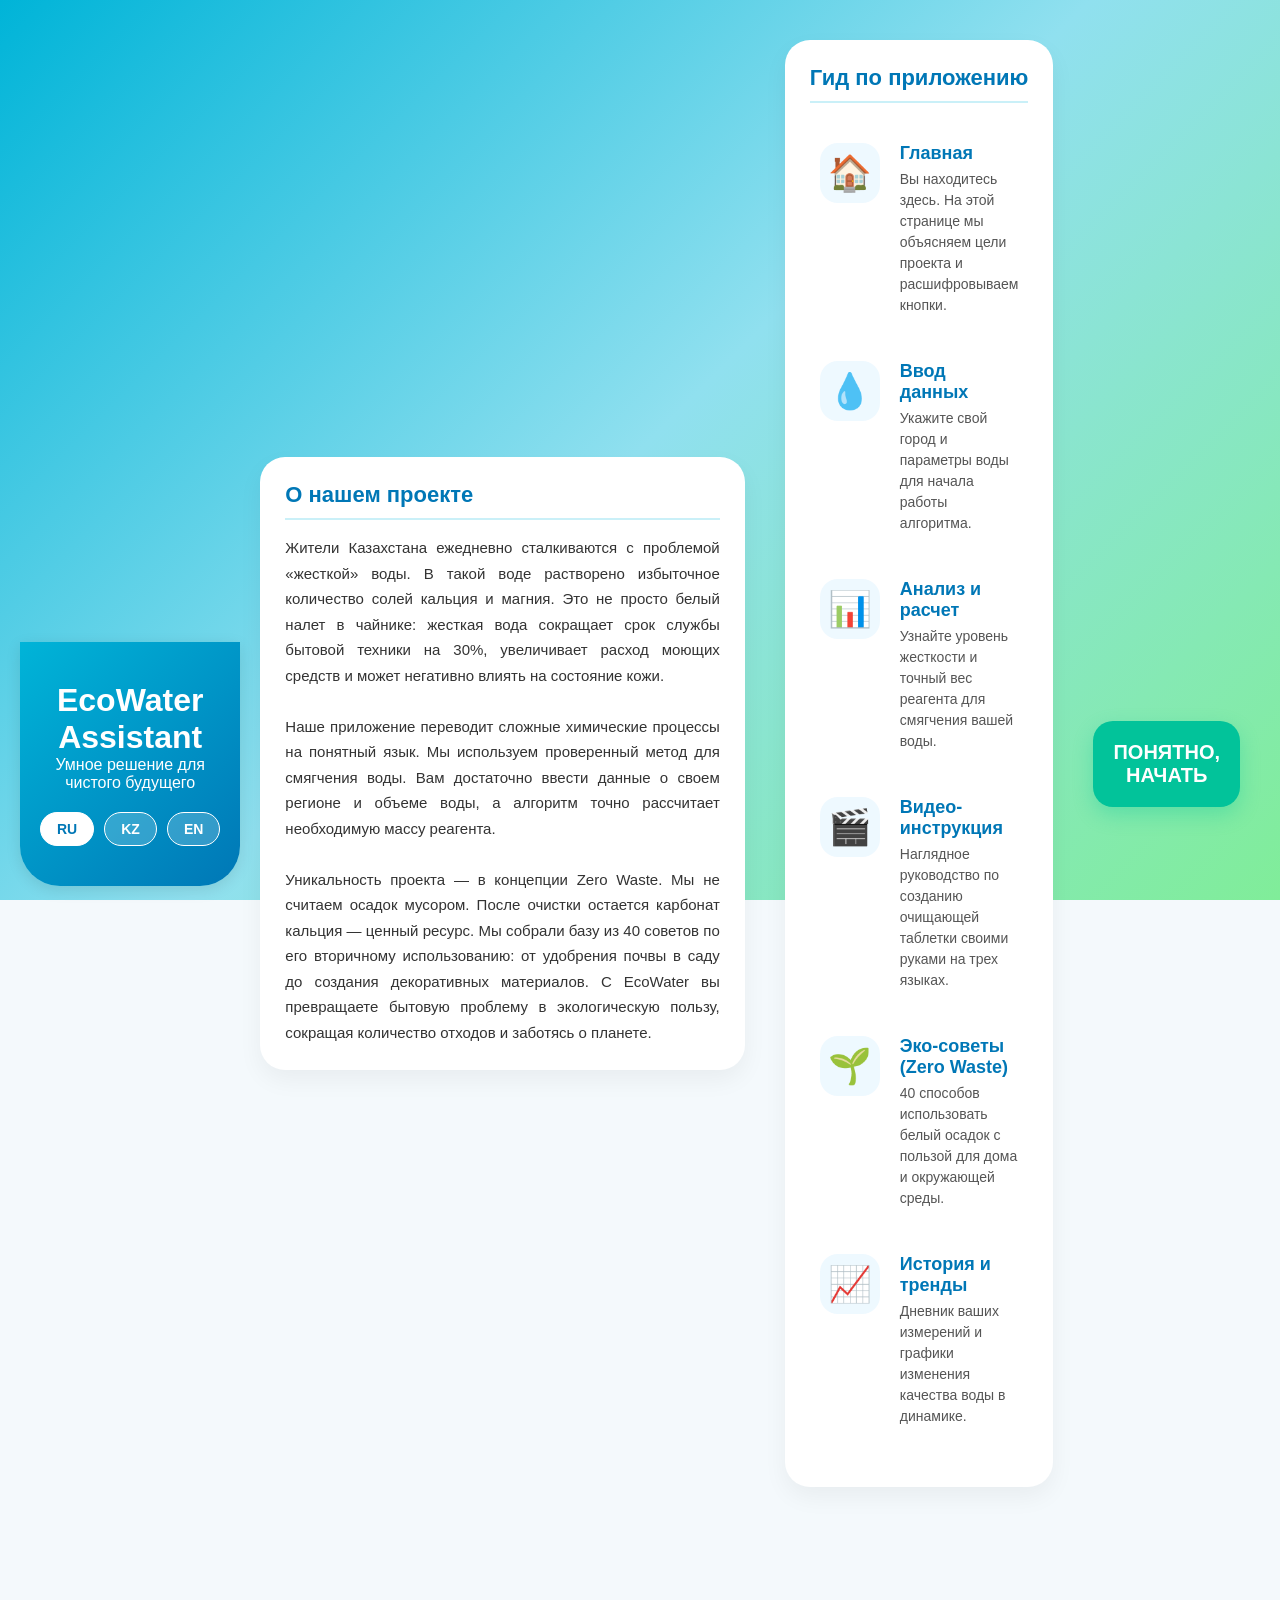
<file: index.html>
<!DOCTYPE html>
<html lang="ru">
<head>
    <meta charset="UTF-8">
    <meta name="viewport" content="width=device-width, initial-scale=1.0">
    <title>EcoWater Assistant - Главная</title><link rel="stylesheet" href="style2.css">
    <style>
        /* Дополнительные стили для главной страницы */
        body { background-color: #f4f9fc; margin: 0; padding-bottom: 120px; font-family: 'Segoe UI', Tahoma, Geneva, Verdana, sans-serif; }
        
        .welcome-header {
            background: linear-gradient(135deg, #00B4D8 0%, #0077B6 100%);
            color: white;
            padding: 40px 20px;
            text-align: center;
            border-radius: 0 0 40px 40px;
            box-shadow: 0 4px 15px rgba(0,0,0,0.1);
        }

        .language-picker {
            margin-top: 20px;
            display: flex;
            justify-content: center;
            gap: 10px;
        }

        .lang-btn {
            background: rgba(255, 255, 255, 0.2);
            border: 1px solid white;
            color: white;
            padding: 8px 16px;
            border-radius: 20px;
            cursor: pointer;
            font-size: 14px;
            transition: 0.3s;
        }

        .lang-btn.active { background: white; color: #0077B6; font-weight: bold; }

        .content-card {
            background: white;
            margin: 20px;
            padding: 25px;
            border-radius: 25px;
            box-shadow: 0 10px 25px rgba(0,0,0,0.05);
        }

        .section-title {
            color: #0077B6;
            font-size: 22px;
            margin-bottom: 15px;
            border-bottom: 2px solid #caf0f8;
            padding-bottom: 10px;
        }

        .main-description {
            line-height: 1.7;
            color: #333;
            font-size: 15px;
            text-align: justify;
        }

        .icon-legend { margin-top: 30px; }

        .legend-item {
            display: flex;
            align-items: flex-start;
            margin-bottom: 25px;
            padding: 10px;
            border-radius: 15px;
            transition: 0.2s;
        }

        .legend-item:hover { background: #f0f7f9; }

        .legend-icon {
            font-size: 35px;
            margin-right: 20px;
            min-width: 60px;
            height: 60px;
            background: #eef9ff;
            display: flex;
            align-items: center;
            justify-content: center;
            border-radius: 18px;
        }

        .legend-text b { display: block; color: #0077B6; font-size: 18px; margin-bottom: 5px; }
        .legend-text p { margin: 0; color: #555; font-size: 14px; line-height: 1.5; }

        .start-action-btn {
            display: block;
            margin: 20px;
            background: #02C39A;
            color: white;
            text-decoration: none;
            text-align: center;
            padding: 20px;
            border-radius: 20px;
            font-weight: bold;
            font-size: 20px;
            box-shadow: 0 8px 20px rgba(2, 195, 154, 0.3);
            transition: 0.3s;
        }

        .start-action-btn:active { transform: scale(0.98); }
    </style>
</head>
<body>

    <div class="welcome-header">
        <h1 id="txt-title">EcoWater Assistant</h1>
        <p id="txt-subtitle">Умное решение для чистого будущего</p>
        
        <div class="language-picker">
            <button class="lang-btn" onclick="changeAppLang('ru')" id="btn-ru">RU</button>
            <button class="lang-btn" onclick="changeAppLang('kz')" id="b-kz">KZ</button>
            <button class="lang-btn" onclick="changeAppLang('en')" id="b-en">EN</button>
        </div>
    </div>

    <div class="content-card">
        <h3 id="txt-about-title" class="section-title">О нашем проекте!</h3>
        <p id="txt-about-p" class="main-description">
            </p>
    </div>

    <div class="content-card">
        <h3 id="txt-guide-title" class="section-title">Гид по приложению</h3>
        
        <div class="icon-legend">
            <div class="legend-item">
                <div class="legend-icon">🏠</div>
                <div class="legend-text">
                    <b id="txt-i1-h">Главная</b>
                    <p id="txt-i1-p">Вы находитесь здесь. На этой странице мы объясняем цели проекта и расшифровываем кнопки.</p>
                </div>
            </div>

            <div class="legend-item">
                <div class="legend-icon">💧</div>
                <div class="legend-text">
                    <b id="txt-i2-h">Ввод данных</b>
                    <p id="txt-i2-p">Укажите свой город и параметры воды для начала работы алгоритма.</p>
                </div>
            </div>

            <div class="legend-item">
                <div class="legend-icon">📊</div>
                <div class="legend-text">
                    <b id="txt-i3-h">Анализ и расчет</b>
                    <p id="txt-i3-p">Узнайте уровень жесткости и точный вес реагента для смягчения вашей воды.</p>
                </div>
            </div>

            <div class="legend-item">
                <div class="legend-icon">🎬</div>
                <div class="legend-text">
                    <b id="txt-i-video-h">Видео-инструкция</b>
                    <p id="txt-i-video-p">Наглядное руководство по созданию очищающей таблетки своими руками на трех языках.</p>
                </div>
            </div>

            <div class="legend-item">
                <div class="legend-icon">🌱</div>
                <div class="legend-text">
                    <b id="txt-i4-h">Эко-советы (Zero Waste)</b>
                    <p id="txt-i4-p">40 способов использовать белый осадок с пользой для дома и окружающей среды.</p>
                </div>
            </div>

            <div class="legend-item">
                <div class="legend-icon">📈</div>
                <div class="legend-text">
                    <b id="txt-i5-h">История и тренды</b>
                    <p id="txt-i5-p">Ваш личный журнал водных измерений и графики изменения качества воды.</p>
                </div>
            </div>
        </div>
    </div>

    <a href="screen2.html" class="start-action-btn" id="txt-start-btn">ПОНЯТНО, НАЧАТЬ</a>

    <script>
        const localization = {
            ru: {
                title: "EcoWater Assistant",
                subtitle: "Умное решение для чистого будущего",
                aboutTitle: "О нашем проекте",
                aboutP: "Жители Казахстана ежедневно сталкиваются с проблемой «жесткой» воды. В такой воде растворено избыточное количество солей кальция и магния. Это не просто белый налет в чайнике: жесткая вода сокращает срок службы бытовой техники на 30%, увеличивает расход моющих средств и может негативно влиять на состояние кожи. <br><br> Наше приложение переводит сложные химические процессы на понятный язык. Мы используем проверенный метод для смягчения воды. Вам достаточно ввести данные о своем регионе и объеме воды, а алгоритм точно рассчитает необходимую массу реагента. <br><br> Уникальность проекта — в концепции Zero Waste. Мы не считаем осадок мусором. После очистки остается карбонат кальция — ценный ресурс. Мы собрали базу из 40 советов по его вторичному использованию: от удобрения почвы в саду до создания декоративных материалов. С EcoWater вы превращаете бытовую проблему в экологическую пользу, сокращая количество отходов и заботясь о планете.",
                guideTitle: "Гид по приложению",
                i1h: "Главная", i1p: "Вы находитесь здесь. На этой странице мы объясняем цели проекта и расшифровываем кнопки.",
                i2h: "Ввод данных", i2p: "Укажите свой город и параметры воды для начала работы алгоритма.",
                i3h: "Анализ и расчет", i3p: "Узнайте уровень жесткости и точный вес реагента для смягчения вашей воды.",
                ivh: "Видео-инструкция", ivp: "Наглядное руководство по созданию очищающей таблетки своими руками на трех языках.",
                i4h: "Эко-советы (Zero Waste)", i4p: "40 способов использовать белый осадок с пользой для дома и окружающей среды.",
                i5h: "История и тренды", i5p: "Дневник ваших измерений и графики изменения качества воды в динамике.",
                start: "ПОНЯТНО, НАЧАТЬ"
            },
            kz: {
                title: "EcoWater Assistant",
                subtitle: "Таза болашаққа арналған ақылды шешім",
                aboutTitle: "Жоба туралы",
                aboutP: "Қазақстанның өңірлерінің тұрғындары күн сайын «қатты» су мәселесіне тап болады. Мұндай суда кальций мен магний тұздарының артық мөлшері еріген. Бұл тек шәйнектегі қақ емес: қатты су тұрмыстық техниканың қызмет ету мерзімін 30%-ға қысқартады және теріге кері әсер етуі мүмкін. <br><br> Біздің қосымша күрделі химиялық процестерді түсінікті тілге аударады. Біз суды жұмсартудың ғылыми дәлелденген әдісі — әктеуді қолданамыз. Аймақ пен су көлемі туралы мәліметтерді енгізсеңіз жеткілікті, алгоритм реагенттің қажетті массасын дәл есептейді. <br><br> Жобаның бірегейлігі — Zero Waste тұжырымдамасында. Біз тұнбаны қоқыс деп санамаймыз. Тазалаудан кейін кальций карбонаты қалады — бұл құнды ресурс. Біз оны қайта пайдаланудың 40 кеңесін жинадық: бақша топырағын тыңайтудан бастап сәндік материалдар жасауға дейін. EcoWater-мен сіз тұрмыстық мәселені экологиялық пайдаға айналдырып, қалдықтарды азайтасыз.",
                guideTitle: "Қосымша нұсқаулығы",
                i1h: "Басты бет", i1p: "Сіз осындасыз. Бұл бетте біз жобаның мақсаты мен батырмалардың мәнін түсіндіреміз.",
                i2h: "Мәлімет енгізу", i2p: "Алгоритм жұмысын бастау үшін қала мен су параметрлерін көрсетіңіз.",
                i3h: "Талдау мен есептеу", i3p: "Судың қаттылық деңгейін және оны жұмсартуға қажетті реагент салмағын біліңіз.",
                ivh: "Видео-нұсқаулық", ivp: "Тазарту таблеткасын өз қолыңызбен жасау бойынша үш тілдегі көрнекі нұсқаулық.",
                i4h: "Эко-кеңестер (Zero Waste)", i4p: "Ақ тұнбаны үй мен қоршаған ортаға пайдалы етіп қолданудың 40 жолы.",
                i5h: "Тарих пен трендтер", i5p: "Өлшеулер күнделігі және су сапасының өзгеру динамикасының графиктері.",
                start: "ТҮСІНІКТІ, БАСТАУ"
            },
            en: {
                title: "EcoWater Assistant",
                subtitle: "Smart Solution for a Clean Future",
                aboutTitle: "About Our Project",
                aboutP: "Residents of Kazakhstan face the problem of 'hard' water every day. Excess calcium and magnesium salts are dissolved in such water. This is not just lime in a kettle: hard water reduces the lifespan of appliances by 30% and can irritate the skin. <br><br> Our app translates complex chemical processes into simple language. We use the lime softening method — a scientifically proven way to soften water. Just enter your region and water volume, and the algorithm will calculate the exact mass of reagent needed. <br><br> The uniqueness of the project lies in the Zero Waste concept. We do not consider sediment as trash. Calcium carbonate remains after purification — it's a valuable resource. We have collected 40 tips for its reuse: from soil fertilization to creating decorative materials. With EcoWater, you turn a household problem into an environmental benefit, reducing waste and caring for the planet.",
                guideTitle: "App Guide",
                i1h: "Home", i1p: "You are here. This page explains our goals and the meaning of each function.",
                i2h: "Data Input", i2p: "Select your city and water parameters to start the algorithm.",
                i3h: "Analysis", i3p: "Discover the hardness level and get the precise reagent dose for softening.",
                ivh: "Video Instruction", ivp: "A visual guide to creating your own purification tablet in three languages.",
                i4h: "Eco-tips (Zero Waste)", i4p: "40 ways to reuse white sediment for your home and environment.",
                i5h: "History & Trends", i5p: "Your measurement log and charts showing water quality dynamics over time.",
                start: "I GOT IT, START"
            }
        };

        function changeAppLang(lang) {
            localStorage.setItem('userSelectedLang', lang);
            const data = localization[lang];
            
            document.getElementById('txt-title').innerText = data.title;
            document.getElementById('txt-subtitle').innerText = data.subtitle;
            document.getElementById('txt-about-title').innerText = data.aboutTitle;
            document.getElementById('txt-about-p').innerHTML = data.aboutP;
            document.getElementById('txt-guide-title').innerText = data.guideTitle;
            
            document.getElementById('txt-i1-h').innerText = data.i1h; document.getElementById('txt-i1-p').innerText = data.i1p;
            document.getElementById('txt-i2-h').innerText = data.i2h; document.getElementById('txt-i2-p').innerText = data.i2p;
            document.getElementById('txt-i3-h').innerText = data.i3h; document.getElementById('txt-i3-p').innerText = data.i3p;
            
            // Новое видео-описание
            document.getElementById('txt-i-video-h').innerText = data.ivh; 
            document.getElementById('txt-i-video-p').innerText = data.ivp;
            
            document.getElementById('txt-i4-h').innerText = data.i4h; document.getElementById('txt-i4-p').innerText = data.i4p;
            document.getElementById('txt-i5-h').innerText = data.i5h; document.getElementById('txt-i5-p').innerText = data.i5p;
            document.getElementById('txt-start-btn').innerText = data.start;

            document.querySelectorAll('.lang-btn').forEach(btn => btn.classList.remove('active'));
            if(lang === 'ru') document.getElementById('btn-ru').classList.add('active');
            if(lang === 'kz') document.getElementById('b-kz').classList.add('active');
            if(lang === 'en') document.getElementById('b-en').classList.add('active');
        }

        window.onload = () => {
            const saved = localStorage.getItem('userSelectedLang') || 'ru';
            changeAppLang(saved);
        };
    </script>
</body>
</html>
</file>
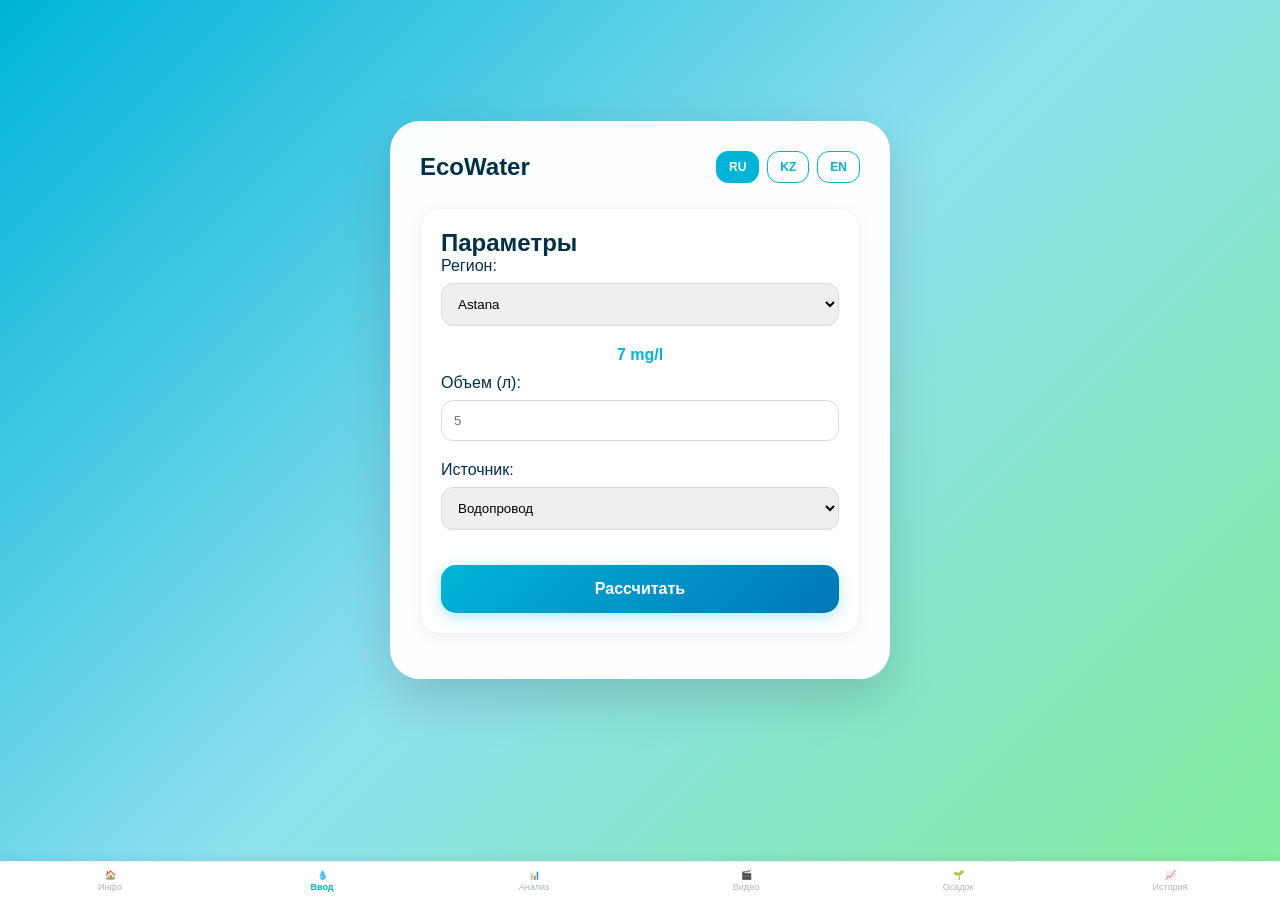
<file: screen2.html>
<!DOCTYPE html>
<html lang="ru">
<head>
    <meta charset="UTF-8">
    <meta name="viewport" content="width=device-width, initial-scale=1.0">
    <title>EcoWater - Ввод</title>
    <link rel="stylesheet" href="style2.css">
</head>
<body>
    <div class="container">
        <div class="header">
            <h2 id="ui-app-name">EcoWater</h2>
            <div class="language-switch"> 
                <button class="lang-btn" id="l-ru" onclick="setLang('ru')">RU</button>
                <button class="lang-btn" id="l-kz" onclick="setLang('kz')">KZ</button>
                <button class="lang-btn" id="l-en" onclick="setLang('en')">EN</button>
            </div>
        </div>

        <div class="card">
            <h2 id="ui-page-title">Параметры</h2>
            <label id="ui-label-reg">Регион:</label>
            <select id="reg-select" onchange="updateInfo()"> 
                <option value="astana">Astana</option>
                <option value="almaty">Almaty</option>
                <option value="shymkent">Shymkent</option>
                <option value="akmola">Akmola</option>
                <option value="aktobe">Aktobe</option>
                <option value="atyrau">Atyrau</option>
                <option value="vko">VKO</option>
                <option value="zhambyl">Zhambyl</option>
                <option value="zko">ZKO</option>
                <option value="karaganda">Karaganda</option>
                <option value="kostanay">Kostanay</option>
                <option value="kyzylorda">Kyzylorda</option>
                <option value="mangistau">MAngistau</option>
                <option value="pavlodar">Pavlodar</option>
                <option value="sko">SKO</option>
                <option value="turkestan">Turkestan</option>
                <option value="ulytau">Ulytau</option>
            </select>

            <p id="h-status" style="text-align:center; color:#00b4d8; font-weight:bold; margin:10px 0;"></p>

            <label id="ui-label-vol">Объем (литры):</label>
            <input type="number" id="vol-input" placeholder="5">

            <label id="ui-label-src">Источник:</label>
            <select id="src-select">
                <option value="tap" id="opt-tap">Водопровод</option>
                <option value="well" id="opt-well">Скважина</option>
                <option value="pit" id="opt-pit">Колодец</option>
            </select>

            <button class="nav-btn" onclick="calculateAll()" id="ui-btn-calc" style="margin-top:15px;">Рассчитать</button>

            <div id="result-summary" style="display:none; margin-top:15px; border-top:1px solid #eee; padding-top:10px;">
                <div class="metric-card"><span id="ui-res-g">Реагент:</span> <b><span id="res-g">0</span> г</b></div>
                <div class="metric-card"><span id="ui-res-t">Время:</span> <b><span id="res-t">0</span> мин</b></div>
                <div class="metric-card"><span id="ui-res-p">Осадок:</span> <b><span id="res-p">0</span> г</b></div>
            </div>
        </div>
    </div>

<nav class="nav-bar">
        <a href="index.html" class="nav-item">🏠<br><span>Инфо</span></a>
        <a href="screen2.html" class="nav-item active">💧<br><span id="n1">Ввод</span></a>
        <a href="screen3.html" class="nav-item">📊<br><span id="n2">Анализ</span></a>
        <a href="screen6.html" class="nav-item">🎬<br><span id="n-inst">Видео</span></a>
        <a href="screen4.html" class="nav-item">🌱<br><span id="n3">Осадок</span></a>
        <a href="screen5.html" class="nav-item">📈<br><span id="n4">История</span></a>
    </nav>
    <script> 
        /**
         * DATA REPOSITORY: 
         * Regional water hardness levels based on geological data for Kazakhstan.
         */
        const waterData = { astana:7, almaty:4.2, shymkent:8.5, akmola:6.5, aktobe:8.2, atyrau:10.5, vko:4, zhambyl:7.2, zko:9, karaganda:7.5, kostanay:8, kyzylorda:9.5, mangistau:11.5, pavlodar:6, sko:7.8, turkestan:8.8, ulytau:8.2 };

        /** * LOCALIZATION DICTIONARY: 
         * Storing UI text fragments for dynamic language switching. 
         */
        const translations = {
            ru: { page:"Параметры", reg:"Регион:", vol:"Объем (л):", src:"Источник:", btn:"Рассчитать", r1:"Реагент:", r2:"Время:", r3:"Осадок:", n1:"Ввод", n2:"Анализ", n3:"Осадок", n4:"История", tap:"Водопровод", well:"Скважина", pit:"Колодец" },
            kz: { page:"Параметрлер", reg:"Аймақ:", vol:"Көлемі (л):", src:"Көзі:", btn:"Есептеу", r1:"Реагент:", r2:"Уақыт:", r3:"Тұнба:", n1:"Енгізу", n2:"Талдау", n3:"Тұнба", n4:"Тарих", tap:"Құбыр", well:"Ұңғыма", pit:"Құдық" },
            en: { page:"Parameters", reg:"Region:", vol:"Volume (L):", src:"Source:", btn:"Calculate", r1:"Reagent:", r2:"Time:", r3:"Residue:", n1:"Input", n2:"Analysis", n3:"Residue", n4:"History", tap:"Tap", well:"Borehole", pit:"Well" }
        }; 

        /**
         * FUNCTION: setLang
         * Updates all text nodes based on chosen language. 
         */
        function setLang(l) {
            localStorage.setItem('appLang', l);
            const t = translations[l]; 
            
            document.getElementById('ui-page-title').innerText = t.page;
            document.getElementById('ui-label-reg').innerText = t.reg;
            document.getElementById('ui-label-vol').innerText = t.vol;
            document.getElementById('ui-label-src').innerText = t.src;
            document.getElementById('ui-btn-calc').innerText = t.btn;
            document.getElementById('ui-res-g').innerText = t.r1;
            document.getElementById('ui-res-t').innerText = t.r2;
            document.getElementById('ui-res-p').innerText = t.r3;
            document.getElementById('opt-tap').text = t.tap;
            document.getElementById('opt-well').text = t.well;
            document.getElementById('opt-pit').text = t.pit;
            document.getElementById('n1').innerText = t.n1; 
            document.getElementById('n2').innerText = t.n2;
            document.getElementById('n3').innerText = t.n3; 
            document.getElementById('n4').innerText = t.n4;

            document.querySelectorAll('.lang-btn').forEach(b => b.classList.toggle('active', b.id === 'l-'+l));
            updateInfo();
        }

        // FUNCTION: Displays specific hardness of the selected region.
        function updateInfo() {
            const h = waterData[document.getElementById('reg-select').value];
            document.getElementById('h-status').innerText = h + " mg/l";
        } 

        /**
         * CORE LOGIC: calculateAll
         * Main algorithm for water softening calculations.
         */
        function calculateAll() {
            const reg = document.getElementById('reg-select').value;
            const h = waterData[reg];
            const vol = parseFloat(document.getElementById('vol-input').value) || 0; 

            if(vol <= 0) return alert("Введите объем!");

            const g = ((h - 2) * vol * 0.2).toFixed(1); 
            const t = Math.round(15 + vol * 1.2);       
            const p = (g * 0.85).toFixed(1);            
            const ph_b = (7.2 + (h/20)).toFixed(1);     

            document.getElementById('res-g').innerText = g;
            document.getElementById('res-t').innerText = t;
            document.getElementById('res-p').innerText = p;
            document.getElementById('result-summary').style.display = 'block';

            const session = { h: h, vol: vol, g: g, t: t, p: p, ph: ph_b, reg: reg.toUpperCase(), date: new Date().toLocaleDateString() };
            localStorage.setItem('waterSession', JSON.stringify(session));

            let hist = JSON.parse(localStorage.getItem('waterHistory')) || [];
            hist.push(session);
            localStorage.setItem('waterHistory', JSON.stringify(hist));
        } 

        window.onload = () => setLang(localStorage.getItem('appLang') || 'ru');
    </script>
</body>
</html>
</file>
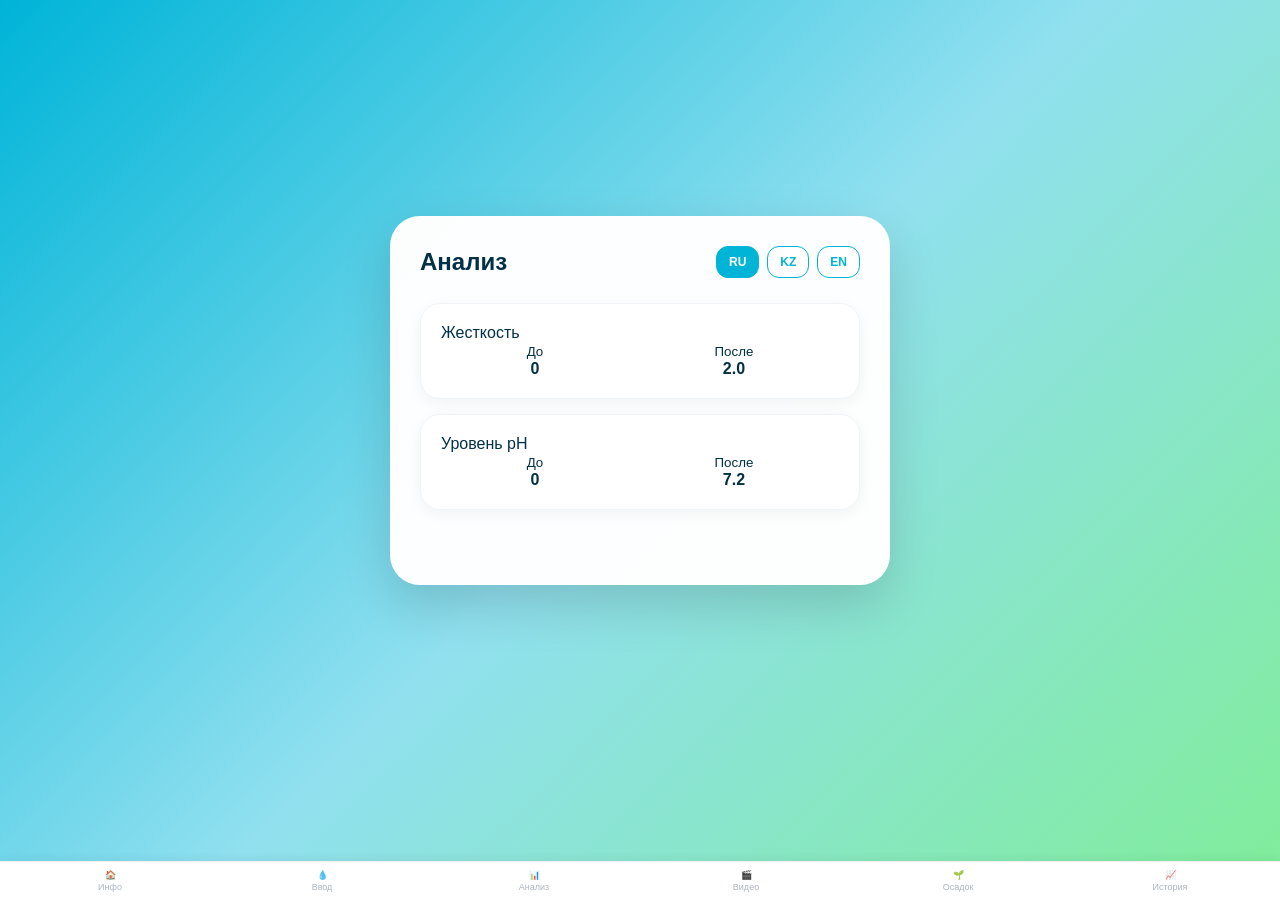
<file: screen3.html>
<!DOCTYPE html>
<html lang="ru">
<head>
    <meta charset="UTF-8">
    <meta name="viewport" content="width=device-width, initial-scale=1.0">
    <title>EcoWater - Анализ</title>
    <link rel="stylesheet" href="style2.css">
</head>
<body>
    <div class="container">
        <div class="header">
            <h2 id="ui-title">Результаты</h2>
            <div class="language-switch">
                <button class="lang-btn" id="l-ru" onclick="setLang('ru')">RU</button>
                <button class="lang-btn" id="l-kz" onclick="setLang('kz')">KZ</button>
                <button class="lang-btn" id="l-en" onclick="setLang('en')">EN</button>
            </div>
        </div>

        <div class="card">
            <p id="ui-h">Жесткость (mg/l)</p>
            <div style="display:flex; justify-content:space-around; text-align:center;">
                <div><small class="ui-before">До</small><br><b id="h-b" class="old-val">0</b></div>
                <div><small class="ui-after">После</small><br><b class="new-val">2.0</b></div>
            </div>
        </div>

        <div class="card">
            <p id="ui-ph">Уровень pH</p>
            <div style="display:flex; justify-content:space-around; text-align:center;">
                <div><small class="ui-before">До</small><br><b id="ph-b" class="old-val">0</b></div>
                <div><small class="ui-after">После</small><br><b class="new-val">7.2</b></div>
            </div>
        </div>

        <div id="status-box" style="padding:15px; border-radius:20px; text-align:center; color:white; font-weight:bold;"></div>
    </div>

   <nav class="nav-bar">
    <a href="index.html" class="nav-item">🏠<br><span>Инфо</span></a>
    <a href="screen2.html" class="nav-item">💧<br><span id="n1">Ввод</span></a>
    <a href="screen3.html" class="nav-item">📊<br><span id="n2">Анализ</span></a>
    <a href="screen6.html" class="nav-item">🎬<br><span id="n-inst">Видео</span></a>
    <a href="screen4.html" class="nav-item">🌱<br><span id="n3">Осадок</span></a>
    <a href="screen5.html" class="nav-item">📈<br><span id="n4">История</span></a>
</nav>
    <script> 
        /**
         * UI STRINGS:
         * Comprehensive dictionary for multi-language support on the results page.
         */
        const texts = {
            ru: { title:"Анализ", h:"Жесткость", ph:"Уровень pH", bef:"До", aft:"После", ok:"Вода чистая", bad:"Высокая жесткость" },
            kz: { title:"Талдау", h:"Қаттылық", ph:"pH деңгейі", bef:"Дейін", aft:"Кейін", ok:"Су таза", bad:"Қаттылық жоғары" },
            en: { title:"Analysis", h:"Hardness", ph:"pH Level", bef:"Before", aft:"After", ok:"Clean Water", bad:"High Hardness" }
        };
        /**
         * FUNCTION: setLang
         * Handles both UI translation and data rendering.
         */
        function setLang(l) {
            localStorage.setItem('appLang', l);
            const t = texts[l];
            document.getElementById('ui-title').innerText = t.title;
            document.getElementById('ui-h').innerText = t.h;
            document.getElementById('ui-ph').innerText = t.ph;
            
           // TRANSLATING MULTIPLE ELEMENTS:
            // Uses querySelectorAll to update all "Before/After" labels at once.
            document.querySelectorAll('.ui-before').forEach(el => el.innerText = t.bef);
            document.querySelectorAll('.ui-after').forEach(el => el.innerText = t.aft);
            // Update button active states
            document.querySelectorAll('.lang-btn').forEach(b => b.classList.toggle('active', b.id === 'l-'+l));
            /**
             * DATA HYDRATION:
             * Retrieves the most recent calculation session from LocalStorage.
             * This demonstrates "Inter-page data communication".
             */
            const s = JSON.parse(localStorage.getItem('waterSession'));
            if(s) {
                document.getElementById('h-b').innerText = s.h;
                document.getElementById('ph-b').innerText = s.ph; 
                // CONDITIONAL LOGIC:
                // Evaluates water quality to provide visual feedback to the user.
                const box = document.getElementById('status-box');
                box.style.background = s.h > 7 ? "#ff4d4d" : "#80ed99"; // Visual Alert System
                box.innerText = s.h > 7 ? t.bad : t.ok;
            }
        } 
        // Initialize view based on stored preferences
        window.onload = () => setLang(localStorage.getItem('appLang') || 'ru');
    </script>
</body>
</html>
</file>
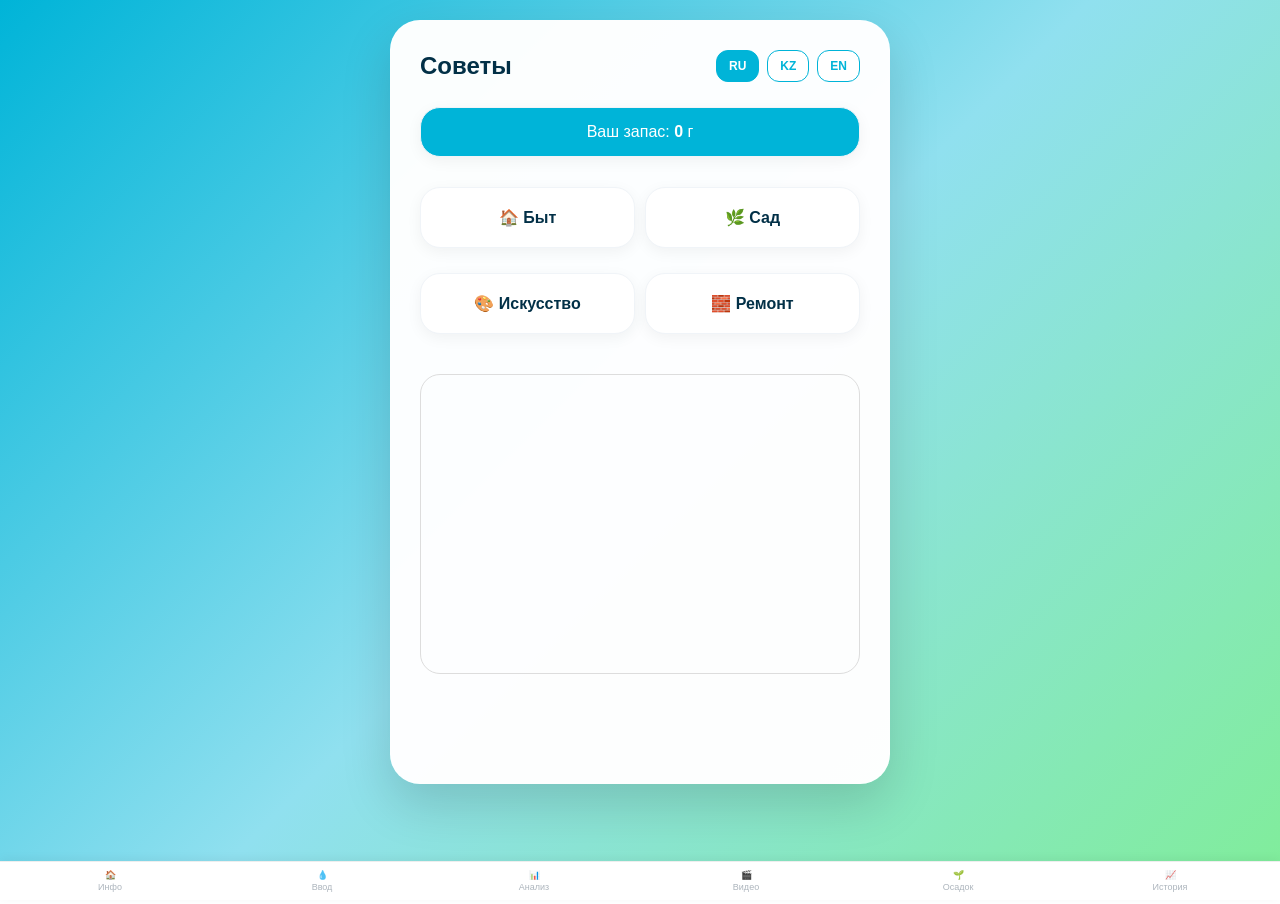
<file: screen4.html>
<!DOCTYPE html>
<html lang="ru">
<head>
    <meta charset="UTF-8">
    <meta name="viewport" content="width=device-width, initial-scale=1.0">
    <title>EcoWater - Осадок</title>
    <link rel="stylesheet" href="style2.css">
</head>
<body>
    <div class="container">
        <div class="header">
            <h2 id="ui-title">Использование</h2>
            <div class="language-switch">
                <button class="lang-btn" id="l-ru" onclick="setLang('ru')">RU</button>
                <button class="lang-btn" id="l-kz" onclick="setLang('kz')">KZ</button>
                <button class="lang-btn" id="l-en" onclick="setLang('en')">EN</button>
            </div>
        </div>

        <div class="card" style="background:#00b4d8; color:white; text-align:center; padding:15px; border-radius:20px;">
            <span id="ui-stock">Запас:</span> <b id="p-val">0</b> г
        </div>

        <div style="display: grid; grid-template-columns: 1fr 1fr; gap: 10px; margin: 15px 0;">
            <div class="card" onclick="show('home')" style="text-align:center; cursor:pointer;">🏠 <b id="c1">Быт</b></div>
            <div class="card" onclick="show('garden')" style="text-align:center; cursor:pointer;">🌿 <b id="c2">Сад</b></div>
            <div class="card" onclick="show('art')" style="text-align:center; cursor:pointer;">🎨 <b id="c3">Искусство</b></div>
            <div class="card" onclick="show('build')" style="text-align:center; cursor:pointer;">🧱 <b id="c4">Ремонт</b></div>
        </div>

        <div id="adv-disp" class="card" style="display:none; border-left:5px solid #00b4d8;">
            <h3 id="adv-h" style="color:#0077b6; margin-top:0;"></h3>
            <div id="adv-l" style="font-size:14px; line-height:1.6;"></div>
        </div>

        <div style="height:300px; border-radius:20px; overflow:hidden; border:1px solid #ddd; margin-top:10px; margin-bottom:80px;">
            <iframe src="https://cdn.botpress.cloud/webchat/v2.2/shareable.html?configUrl=https://files.bpcontent.cloud/2026/03/28/15/20260328150302-BLLC6VPR.json" width="100%" height="100%" frameborder="0"></iframe>
        </div>
    </div>

   <nav class="nav-bar">
    <a href="index.html" class="nav-item">🏠<br><span>Инфо</span></a>
    <a href="screen2.html" class="nav-item">💧<br><span id="n1">Ввод</span></a>
    <a href="screen3.html" class="nav-item">📊<br><span id="n2">Анализ</span></a>
    <a href="screen6.html" class="nav-item">🎬<br><span id="n-inst">Видео</span></a>
    <a href="screen4.html" class="nav-item">🌱<br><span id="n3">Осадок</span></a>
    <a href="screen5.html" class="nav-item">📈<br><span id="n4">История</span></a>
</nav>
    <script> 
        /**
         * KNOWLEDGE BASE: 
         * Multilingual database containing eco-friendly tips. 
         * Demonstrates data structuring for complex content management.
         */
        const tipsData = {
            ru: { 
                title:"Советы", stock:"Ваш запас:", h:"Быт", g:"Сад", a:"Искусство", b:"Ремонт",
                home: ["Чистка серебра", "Удаление жира с плиты", "Полировка кранов", "Средство для раковин", "Осушитель обуви", "Поглотитель запаха", "Защита от влаги", "Чистка швов", "Скраб для посуды", "Удаление нагара"],
                garden: ["Раскисление почвы", "Защита от слизней", "Побелка деревьев", "Добавка в компост", "Удобрение томатов", "Дренаж горшков", "Укрепление корней", "Защита луковиц", "Чистка лопат", "Борьба с мхом"],
                art: ["Текстурная паста", "Мелки DIY", "Грунт холста", "Декор ваз", "Загуститель красок", "Матовый эффект", "Объемный арт", "Лепка деталей", "Очистка кистей", "Эко-пастель"],
                build: ["Затирка трещин", "Швы плитки", "Добавка в цемент", "Побелка гаража", "Защита балок", "Чистка от ржавчины", "Шпатлевка", "Укрепление штукатурки", "Грунт стен", "Эко-краска"]
            },
            kz: { 
                title:"Кеңестер", stock:"Сіздің қорыңыз:", h:"Тұрмыс", g:"Бақша", a:"Өнер", b:"Жөндеу",
                home: ["Күміс тазалау", "Майды кетіру", "Кран жылтырату", "Раковина тазартқыш", "Аяқ киім кептіргіш", "Иіс жою", "Ылғалдан қорғау", "Жіктерді тазалау", "Ыдыс скрабы", "Үтік тазалау"],
                garden: ["Топырақты өңдеу", "Ұлулардан қорғау", "Ағаш ақтау", "Компост қоспасы", "Қызанақ тыңайтқышы", "Дренаж жасау", "Тамыр нығайту", "Гүл қорғау", "Құрал тазалау", "Мүкпен күрес"],
                art: ["Текстуралық паста", "Қолдан жасалған бор", "Кенеп ақтау", "Ваза декоры", "Бояу қоюлату", "Матовый бояу", "Көлемді арт", "Мүсіндеу", "Қылқалам тазалау", "Эко-пастель"],
                build: ["Жіктерді бітеу", "Жарықтарды жөндеу", "Цемент қоспасы", "Гараж ақтау", "Ағашты қорғау", "Тот тазалау", "Шпатлевка", "Сылақты нығайту", "Қабырға ақтау", "Эко-бояу"]
            },
            en: { 
                title:"Tips", stock:"Your stock:", h:"Home", g:"Garden", a:"Art", b:"Build",
                home: ["Silver polish", "Grease removal", "Tap polishing", "Sink cleaner", "Shoe dryer", "Odor absorber", "Moisture protection", "Grout cleaning", "Dish scrub", "Iron cleaning"],
                garden: ["Soil deacidifying", "Slug protection", "Tree whitening", "Compost additive", "Tomato fertilizer", "Drainage", "Root strengthen", "Bulb protection", "Tool cleaning", "Moss control"],
                art: ["Texture paste", "DIY Chalk", "Canvas priming", "Vase decor", "Paint thickener", "Matte effect", "Volume art", "Small sculpting", "Brush cleaning", "Eco-pastel"],
                build: ["Crack filling", "Tile grout", "Cement additive", "Garage whitening", "Beam protection", "Rust removal", "Homemade putty", "Plaster help", "Wall primer", "Eco-paint"]
            }
        };
        // GLOBAL STATE: Tracks which category is currently being viewed
        let currentCat = null;
        /**
         * FUNCTION: setLang
         * Updates all labels and handles persistent storage of language settings.
         * Syncs the knowledge base with the selected locale.
         */
        function setLang(l) {
            localStorage.setItem('appLang', l);
            const t = tipsData[l]; 
            // UI Element Updates
            document.getElementById('ui-title').innerText = t.title;
            document.getElementById('ui-stock').innerText = t.stock;
            document.getElementById('c1').innerText = t.h; document.getElementById('c2').innerText = t.g;
            document.getElementById('c3').innerText = t.a; document.getElementById('c4').innerText = t.b;
            // Visual indication for the active language button
            document.querySelectorAll('.lang-btn').forEach(b => b.classList.toggle('active', b.id === 'l-'+l));
            // DATA INTEGRATION: Fetching saved residue value from LocalStorage
            const s = JSON.parse(localStorage.getItem('waterSession'));
            if(s) document.getElementById('p-val').innerText = s.p;
            // Refresh content if a category is already open
            if(currentCat) show(currentCat); // Обновляем открытые советы при смене языка
        }
        /**
         * FUNCTION: show(cat)
         * Content Rendering Engine: Dynamically generates tip lists using .map() 
         * to avoid manual HTML hardcoding and ensure easy updates.
         */
        function show(cat) {
            currentCat = cat;
            const l = localStorage.getItem('appLang') || 'ru';
            const t = tipsData[l]; 
            // Setting the header for the advice card
            document.getElementById('adv-h').innerText = t[cat === 'home'?'h':cat === 'garden'?'g':cat === 'art'?'a':'b'];
            // LIST RENDERING: Transforming array data into HTML bullets
            document.getElementById('adv-l').innerHTML = t[cat].map(i => `• ${i}<br>`).join('');
            // Displaying the hidden results card
            document.getElementById('adv-disp').style.display = 'block';
        } 
        // INITIALIZATION: Runs on page load to restore user preferences
        window.onload = () => setLang(localStorage.getItem('appLang') || 'ru');
    </script>
</body>
</html>
</file>
<file: style2.css>
/* GLOBAL RESET: Removes default browser margins and ensures consistent box-sizing 
   across all elements for predictable layout behavior. */
*{
    margin: 0;
    padding: 0;
    box-sizing: border-box;
    font-family: 'Segoe UI', Tahoma, sans-serif;
}
/* BASE STYLING:
   Implementing a dynamic gradient background to enhance visual appeal.
   The 'fixed' attachment keeps the background stable during scrolling. */
body {
    min-height: 100vh;
    background: linear-gradient(135deg, #00b4d8, #90e0ef, #80ed99);
    background-attachment: fixed;
    display: flex;
    justify-content: center; /* Horizontal centering for Desktop view */
    align-items: center;  /* Vertical centering for Desktop view */
    padding: 20px 20px 120px; /* Extra bottom padding to prevent Nav overlap */
    color: #023047;
}

/* MAIN CONTAINER ARCHITECTURE:
   Simulates a mobile app interface within a desktop browser.
   Includes a subtle fadeIn animation for a polished user experience. */
.container {
    width: 100%;
    max-width: 500px; /* Максимальная ширина, как у телефона */
    background: rgba(255, 255, 255, 0.98);
    border-radius: 30px;
    padding: 30px;
    box-shadow: 0 20px 50px rgba(0,0,0,0.15);
    margin: auto; /* Самая важная строчка для центрирования! */
    display: flex;
    flex-direction: column;
    animation: fadeIn 0.8s ease-out;
}
/* ANIMATION KEYFRAMES:
   Smooth entry effect that slides the content upward while fading in. */
@keyframes fadeIn {
    from { opacity: 0; transform: translateY(20px); }
    to { opacity: 1; transform: translateY(0); }
}

/* UI HEADER & LANGUAGE CONTROLS:
   Uses Flexbox for space-between positioning of title and toggles. */
.header {
    display: flex;
    justify-content: space-between;
    align-items: center;
    margin-bottom: 25px;
}

.language-switch {
    display: flex;
    gap: 8px;
}
/* INTERACTIVE BUTTONS:
   Implements transition effects for smooth color changes on hover/active states. */
.lang-btn {
    padding: 8px 12px;
    border: 1px solid #00b4d8;
    border-radius: 12px;
    background: white;
    color: #00b4d8;
    font-weight: bold;
    cursor: pointer;
    transition: 0.3s;
    font-size: 12px;
}

.lang-btn.active, .lang-btn:hover {
    background: #00b4d8;
    color: white;
}

/* COMPONENT CARDS:
   Modular card design used for data history, tips, and results.
   Features a 3D-lift effect (transform) on hover for better interactivity. */
.card, .history-card, .cat-card, .chart-card {
    background: white;
    padding: 20px;
    border-radius: 20px;
    margin-bottom: 15px;
    box-shadow: 0 4px 15px rgba(0,0,0,0.05);
    transition: all 0.3s cubic-bezier(0.175, 0.885, 0.32, 1.275);
    border: 1px solid #f0f4f8;
}

.card:hover, .history-card:hover, .cat-card:hover {
    transform: translateY(-5px);
    box-shadow: 0 10px 20px rgba(0, 119, 182, 0.15);
    border-color: #00b4d8;
}
/* GRID SYSTEM: 
   Optimized for 4th page (Tips) to display categories in a 2-column layout. */
.category-grid {
    display: grid;
    grid-template-columns: 1fr 1fr;
    gap: 12px;
}

.cat-icon { font-size: 24px; margin-bottom: 5px; display: block; }
/* FIXED NAVIGATION BAR:
   Maintains accessibility at the bottom of the screen (Mobile UX standard).
   Uses 'z-index' to ensure it remains above all other content. */
/* --- NAVIGATION BAR ADAPTATION (6 ITEMS) --- */
.nav-bar {
    position: fixed;
    bottom: 0;
    left: 0;
    width: 100%;
    background: white;
    display: flex;
    justify-content: space-between; /* Evenly distributes items */
    align-items: center;
    padding: 8px 4px; /* Reduced padding for mobile screens */
    border-top: 1px solid #eee;
    z-index: 1000;
    box-shadow: 0 -2px 10px rgba(0,0,0,0.05);
}

.nav-item {
    flex: 1; /* Each item takes equal width */
    text-decoration: none;
    color: #adb5bd;
    font-size: 9px; /* Smaller font size to fit 6 items */
    text-align: center;
    min-width: 0; /* Prevents items from overflowing */
    word-wrap: break-word; /* Allows text to wrap if it's too long */
}

.nav-item span {
    display: block;
    margin-top: 2px;
    white-space: nowrap; /* Prevents text from breaking into two lines */
    overflow: hidden;
    text-overflow: ellipsis; /* Adds "..." if text is absolutely too long */
}

.nav-item.active {
    color: #00b4d8;
    font-weight: bold;
}

/* Responsive adjustment for very small screens */
@media (max-width: 360px) {
    .nav-item {
        font-size: 8px; /* Even smaller font for tiny devices */
    }
}
/* DANGER ACTION STYLING: Red color coding for data erasure. */
.btn-clear {
    width: 100%;
    padding: 12px;
    border: none;
    border-radius: 15px;
    background: #ff4d4d;
    color: white;
    font-weight: bold;
    margin-top: 10px;
    cursor: pointer;
    transition: 0.3s;
}
/* Indentation for selectors and inputs so they don't stick */
select, input {
    width: 100%;
    padding: 12px;
    margin-top: 8px;
    margin-bottom: 20px; /* Создает пространство до следующего заголовка */
    border-radius: 12px;
    border: 1px solid #ddd;
    display: block; /* Гарантирует, что элемент будет на новой строке */
}

/* CALL-TO-ACTION (CTA) BUTTON:
   Prominent styling with a linear gradient to guide the user towards primary actions. */
.nav-btn {
    width: 100%;
    background: linear-gradient(135.44deg, #00B4D8 0%, #0077B6 100%);
    color: white;
    border: none;
    padding: 15px;
    border-radius: 15px;
    font-size: 16px;
    font-weight: bold;
    cursor: pointer;
    box-shadow: 0 4px 15px rgba(0, 180, 216, 0.3);
    transition: transform 0.2s;
}

.nav-btn:active {
    transform: scale(0.98);
}

.btn-clear:hover { background: #e63946; }

/* --- BOTPRESS CHAT STYLING --- */
#chat-window {
    border-radius: 20px;
    overflow: hidden;
    border: 1px solid #eee;
    margin-top: 15px;
} 

/* --- NAVIGATION BAR (FINAL VERSION - NO CONFLICTS) --- */
.nav-bar {
    position: fixed;
    bottom: 0;
    left: 0;
    width: 100%;
    background: white;
    display: flex;
    justify-content: space-between; /* Evenly distributes all 6 items */
    align-items: center;
    padding: 8px 4px; 
    border-top: 1px solid #eee;
    z-index: 10000; /* Increased to stay above EVERYTHING */
    box-shadow: 0 -2px 10px rgba(0,0,0,0.05);
}

.nav-item {
    flex: 1; 
    text-decoration: none;
    color: #adb5bd;
    font-size: 9px; 
    text-align: center;
    min-width: 0; 
    word-wrap: break-word; 
}

.nav-item span {
    display: block;
    margin-top: 2px;
    white-space: nowrap; 
    overflow: hidden;
    text-overflow: ellipsis; 
}

.nav-item.active {
    color: #00b4d8;
    font-weight: bold;
}

/* Extra safety for small screens */
@media (max-width: 360px) {
    .nav-item {
        font-size: 8px;
    }
}
</file>
